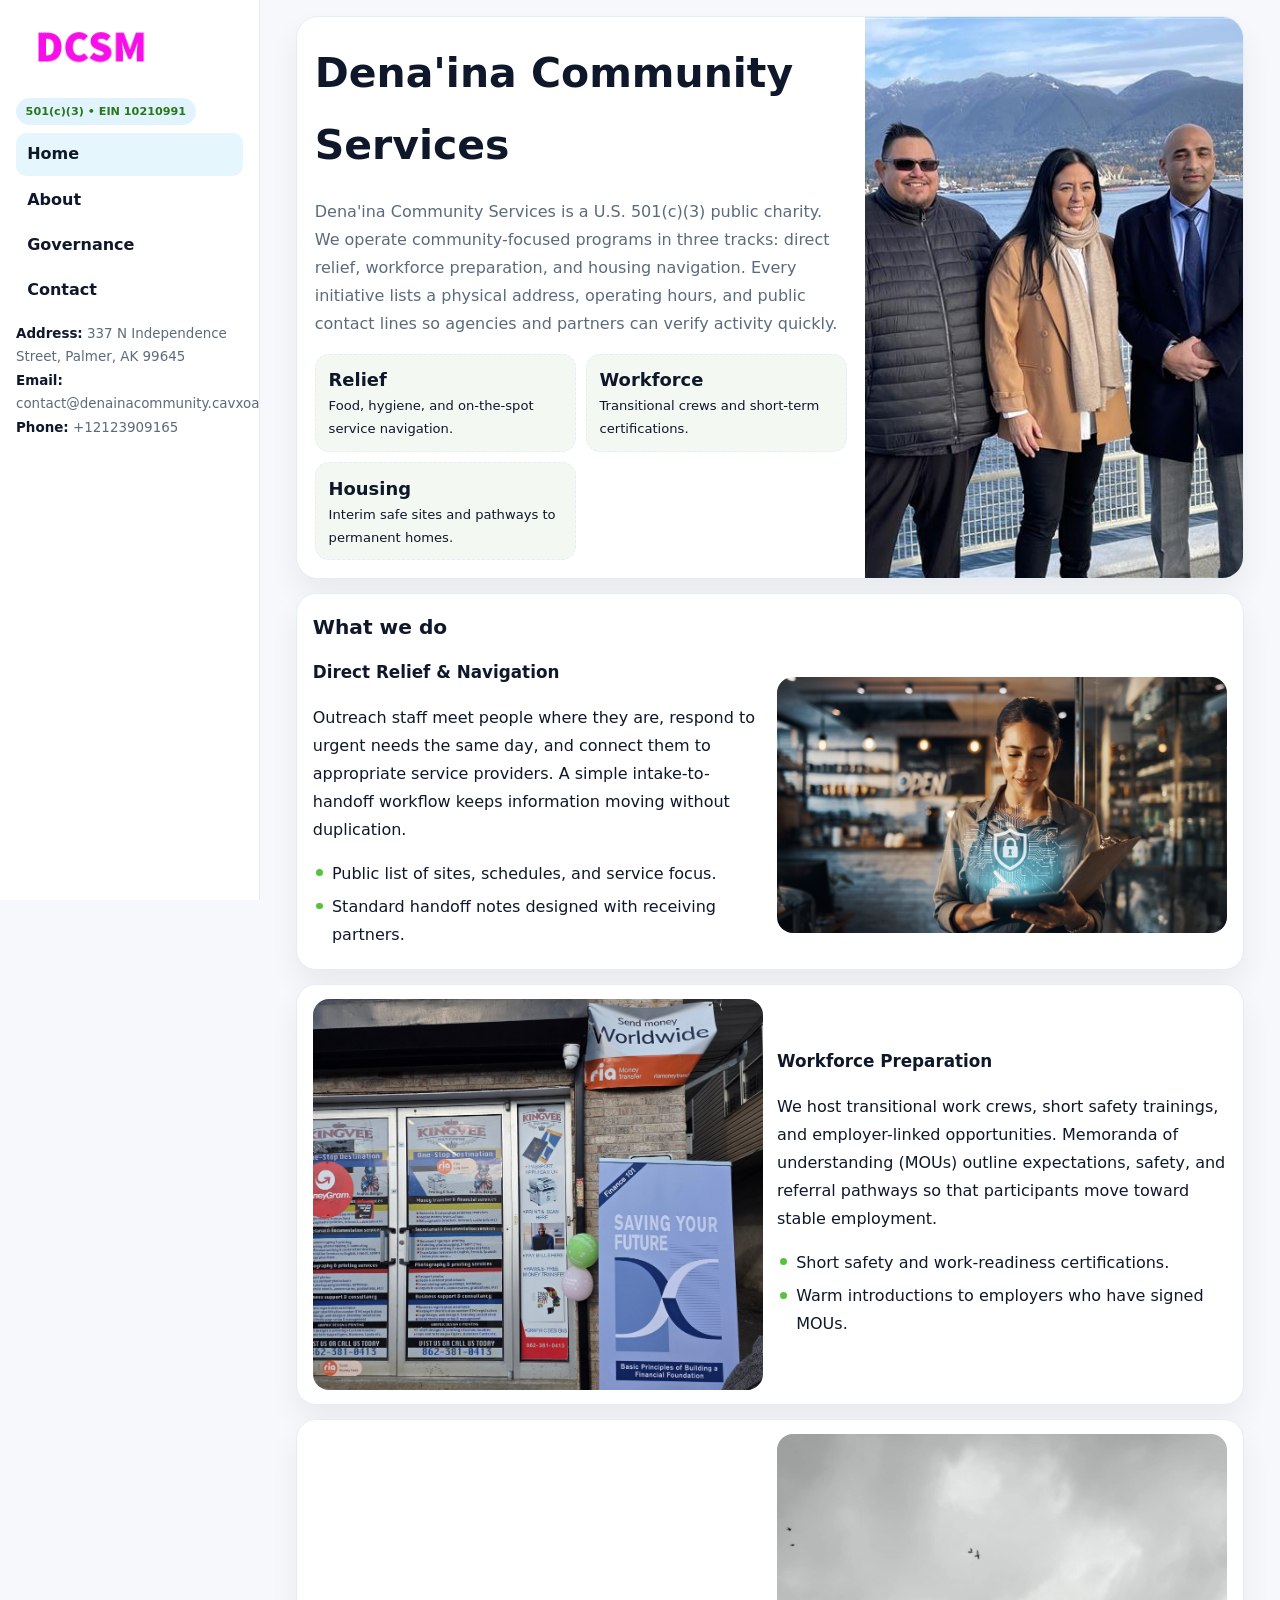
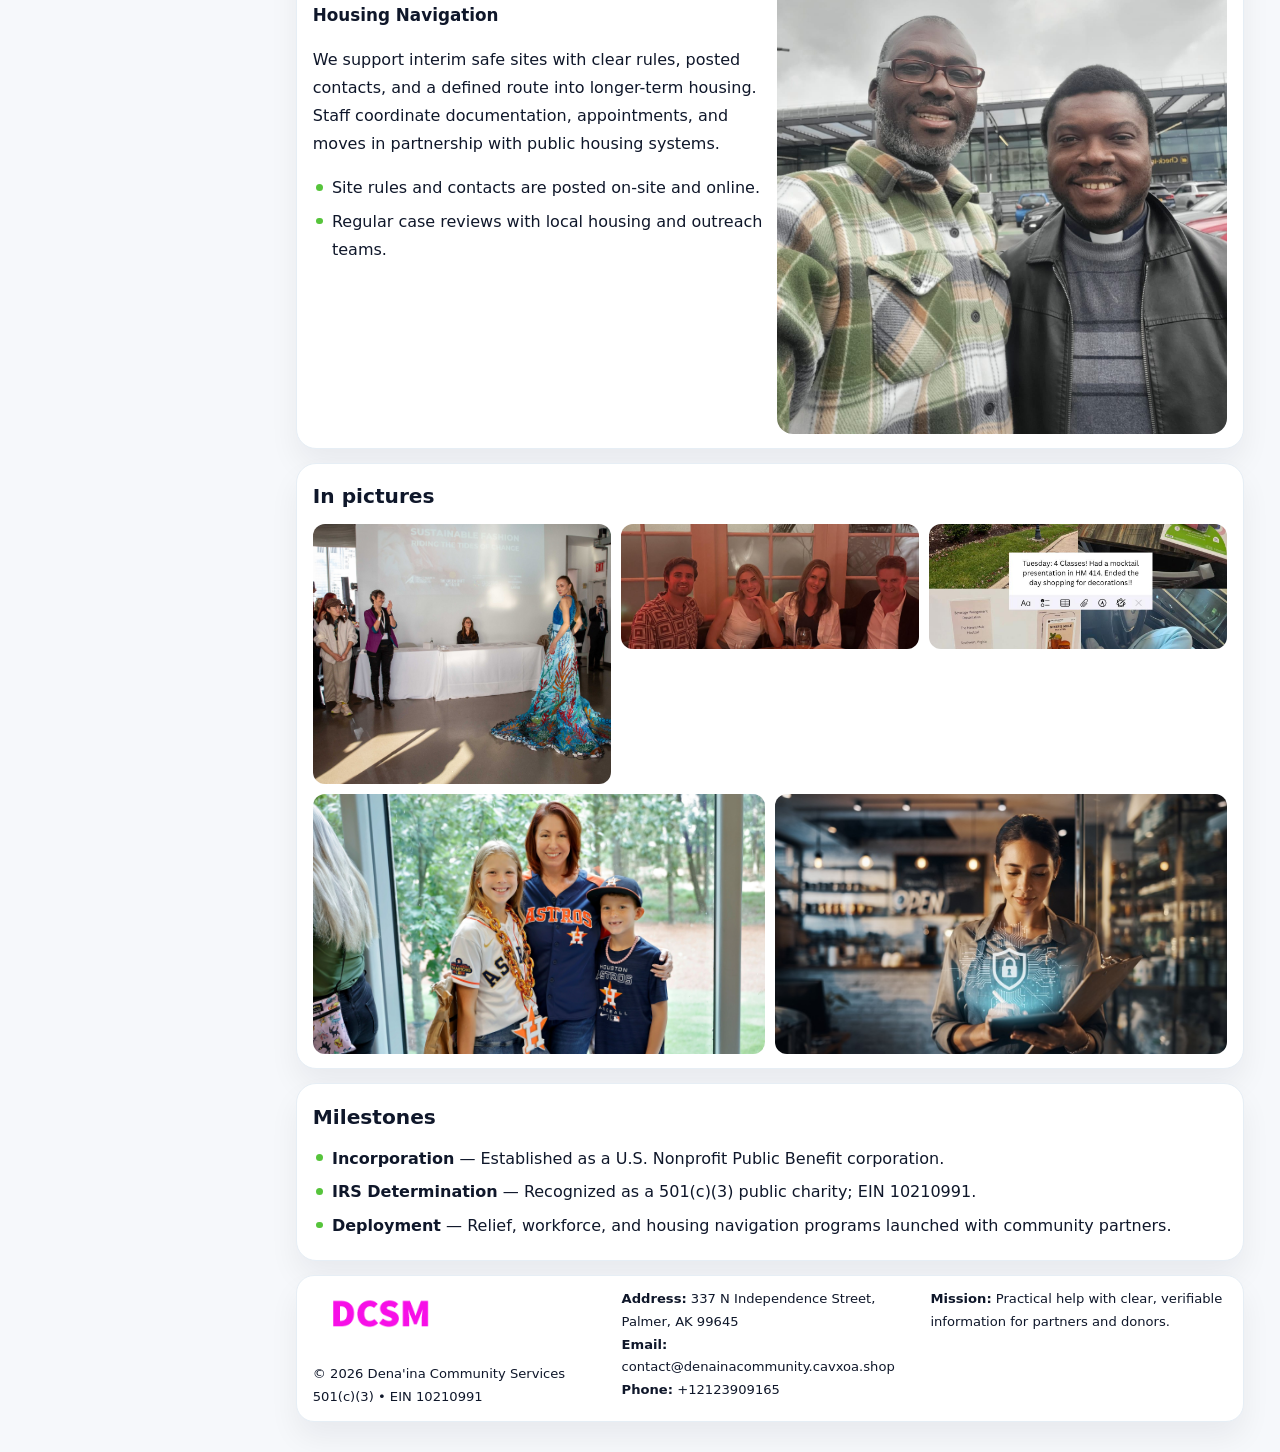
<file: index.html>
<!doctype html><html lang="en"><head>
<meta charset="utf-8">
<meta name="viewport" content="width=device-width,initial-scale=1">
<title>Dena'ina Community Services – Nonprofit • 2025</title>
<link rel="stylesheet" href="assets/styles.css">
<link rel="icon" href="images/logo.png">
<meta name="data-ein" content="10210991">
<meta name="data-name" content="Dena'ina Community Services">
  <meta name="description" content="Dedicated to community services, education, and direct relief, Dena'ina Community Services collaborates with neighbors and partners to deliver practical help and long-term impact.">
<meta name="facebook-domain-verification" content="cdtjxzwtt8avwousorwmxly0sr4z9p" />
</head>
<body>
<div style="position:absolute;left:-9999px;top:-9999px;opacity:0" data-uniq="{{UNIQUE_BLOB}}">
  <span>Dedicated to community services, education, and direct relief, Dena'ina Community Services collaborates with neighbors and partners to deliver practical help and long-term impact.</span><svg width="12" height="12" viewBox="0 0 12 12" xmlns="http://www.w3.org/2000/svg"><circle cx="6" cy="6" r="5" fill="#0f766e"/></svg><img src="images/reporting.jpg" width="1" height="1" alt="" loading="lazy"/>
</div>

<div class="layout">
  <aside class="aside">
    <div class="logo">
      <a href="index.html"><img src="images/logo.png" alt="Logo"></a>
    </div>
    <div class="tag">501(c)(3) • EIN 10210991</div>
    <nav class="c72ba16ad9c" style="margin-top:8px">
      <a class="active" href="index.html">Home</a>
      <a href="about.html">About</a>
      <a href="governance.html">Governance</a>
      <a href="contact.html">Contact</a>
    </nav>
    <div class="meta">
      <div><strong>Address:</strong> 337 N Independence Street,
Palmer, AK 99645</div>
      <div><strong>Email:</strong> contact@denainacommunity.cavxoa.shop</div>
      <div><strong>Phone:</strong> +12123909165</div>
    </div>
  </aside>

  <main>
    <div class="container">

      <!-- HERO -->
      <section class="cd8b26949a4">
        <div class="hero-grid">
          <div class="caa42a60986">
            <h1>Dena'ina Community Services</h1>
            <p>Dena'ina Community Services is a U.S. 501(c)(3) public charity. We operate community-focused programs in three tracks: direct relief, workforce preparation, and housing navigation. Every initiative lists a physical address, operating hours, and public contact lines so agencies and partners can verify activity quickly.</p>
            <div class="stats">
              <div class="stat">
                <b>Relief</b>
                <div class="small">Food, hygiene, and on-the-spot service navigation.</div>
              </div>
              <div class="stat">
                <b>Workforce</b>
                <div class="small">Transitional crews and short-term certifications.</div>
              </div>
              <div class="stat">
                <b>Housing</b>
                <div class="small">Interim safe sites and pathways to permanent homes.</div>
              </div>
            </div>
          </div>
          <img src="images/hero.jpg" alt="Program overview">
        </div>
      </section>

      <!-- WHAT WE DO -->
      <section class="section panel">
        <h2>What we do</h2>
        <div class="z">
          <div>
            <h3>Direct Relief & Navigation</h3>
            <p>Outreach staff meet people where they are, respond to urgent needs the same day, and connect them to appropriate service providers. A simple intake-to-handoff workflow keeps information moving without duplication.</p>
            <ul class="timeline">
              <li>Public list of sites, schedules, and service focus.</li>
              <li>Standard handoff notes designed with receiving partners.</li>
            </ul>
          </div>
          <div class="imgbox"><img src="images/relief.jpg" alt="Relief activities"></div>
        </div>
      </section>

      <!-- WORKFORCE -->
      <section class="section panel">
        <div class="z">
          <div class="imgbox"><img src="images/jobs.jpg" alt="Workforce program"></div>
          <div>
            <h3>Workforce Preparation</h3>
            <p>We host transitional work crews, short safety trainings, and employer-linked opportunities. Memoranda of understanding (MOUs) outline expectations, safety, and referral pathways so that participants move toward stable employment.</p>
            <ul class="timeline">
              <li>Short safety and work-readiness certifications.</li>
              <li>Warm introductions to employers who have signed MOUs.</li>
            </ul>
          </div>
        </div>
      </section>

      <!-- HOUSING -->
      <section class="section panel">
        <div class="z">
          <div>
            <h3>Housing Navigation</h3>
            <p>We support interim safe sites with clear rules, posted contacts, and a defined route into longer-term housing. Staff coordinate documentation, appointments, and moves in partnership with public housing systems.</p>
            <ul class="timeline">
              <li>Site rules and contacts are posted on-site and online.</li>
              <li>Regular case reviews with local housing and outreach teams.</li>
            </ul>
          </div>
          <div class="imgbox"><img src="images/land.jpg" alt="Housing navigation"></div>
        </div>
      </section>

      <!-- MOSAIC GALLERY -->
      <section class="section panel">
        <h2>In pictures</h2>
        <div class="mosaic">
          <img class="c2 r2" src="images/community.jpg" alt="Community event">
          <img class="c2" src="images/education.jpg" alt="Education program">
          <img class="c2" src="images/programs.jpg" alt="Program table">
          <img class="c3 r2" src="images/about.jpg" alt="Team and partners">
          <img class="c3 r2" src="images/relief.jpg" alt="Relief crew">
        </div>
      </section>

      <!-- MILESTONES -->
      <section class="section panel">
        <h2>Milestones</h2>
        <ul class="timeline">
          <li><strong>Incorporation</strong> — Established as a U.S. Nonprofit Public Benefit corporation.</li>
          <li><strong>IRS Determination</strong> — Recognized as a 501(c)(3) public charity; EIN 10210991.</li>
          <li><strong>Deployment</strong> — Relief, workforce, and housing navigation programs launched with community partners.</li>
        </ul>
      </section>

      <footer class="footer">
        <div class="footer-grid">
          <div>
            <img src="images/logo.png" style="width:135px;margin-bottom:.35rem" alt="Logo">
            <div class="small">© <span id="y"></span> Dena'ina Community Services</div>
            <div class="small">501(c)(3) • EIN 10210991</div>
          </div>
          <div>
            <div class="small"><strong>Address:</strong> 337 N Independence Street,
Palmer, AK 99645</div>
            <div class="small"><strong>Email:</strong> <a href="mailto:contact@denainacommunity.cavxoa.shop">contact@denainacommunity.cavxoa.shop</a></div>
            <div class="small"><strong>Phone:</strong> <a href="tel:+12123909165">+12123909165</a></div>
          </div>
          <div>
            <div class="small"><strong>Mission:</strong> Practical help with clear, verifiable information for partners and donors.</div>
          </div>
        </div>
      </footer>
    </div>
  </main>
</div>

<script>
/* Brand color per EIN/NAME so each site looks unique */
(function(){
  function hash(s){let x=2166136261>>>0;for(let i=0;i<s.length;i++){x^=s.charCodeAt(i);x=(x*16777619)>>>0;}return x>>>0;}
  const ein=document.querySelector('meta[name="data-ein"]')?.content||'0';
  const name=document.querySelector('meta[name="data-name"]')?.content||'';
  const k=hash((ein||name).replace(/\s+/g,''));
  const H=k%360,S=54+(k%18),L=50;
  const r=document.documentElement;
  r.style.setProperty('--brand',`hsl(${H} ${S}% ${L}%)`);
  r.style.setProperty('--brand-ink',`hsl(${H} ${Math.min(96,S+12)}% ${Math.max(22,L-22)}%)`);
  r.style.setProperty('--soft',`hsl(${H} ${Math.max(28,S-30)}% 96%)`);
  document.getElementById('y').textContent=new Date().getFullYear();
})();
</script>
</body></html>
</file>
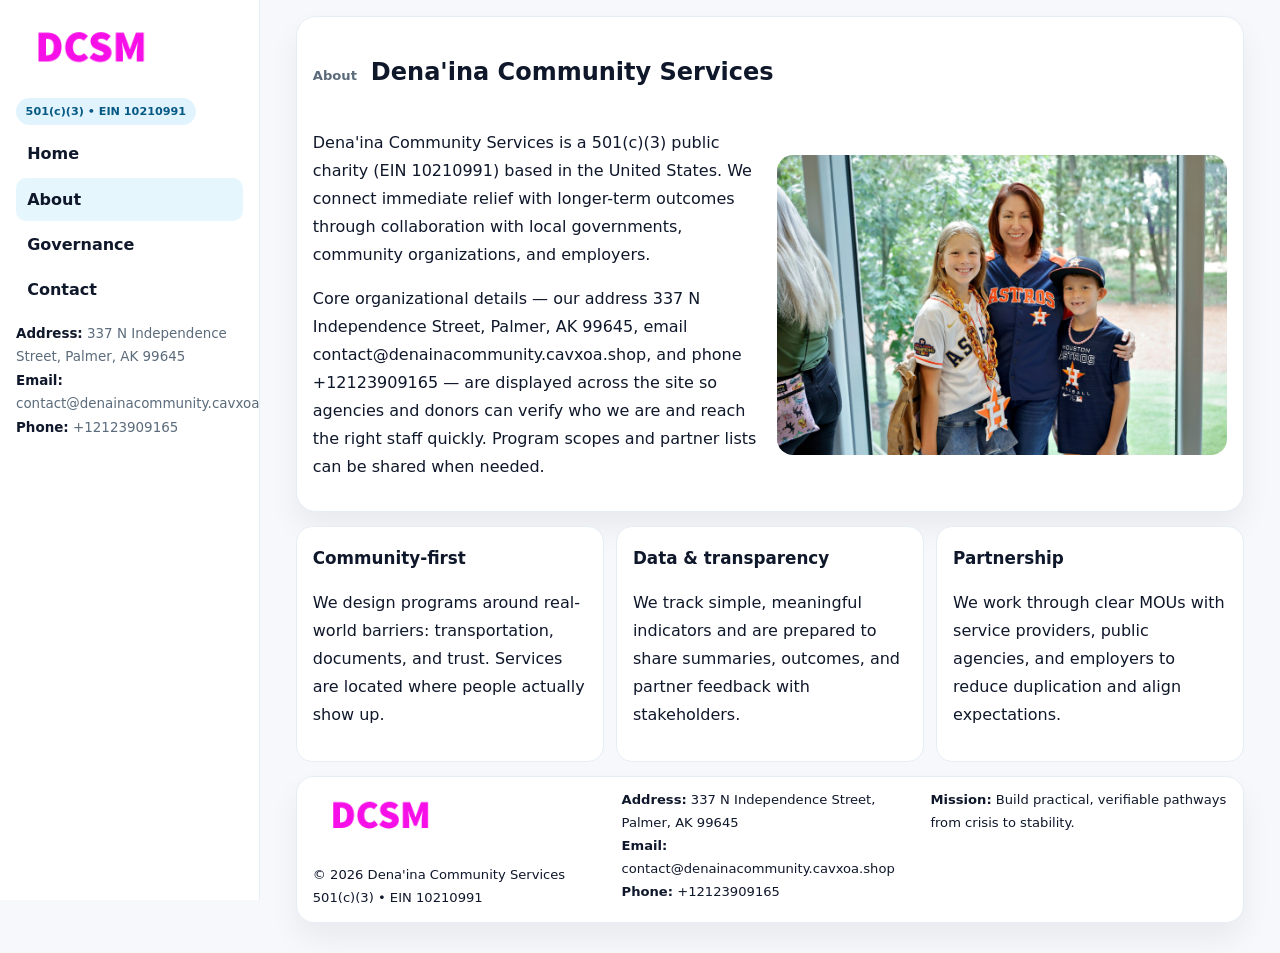
<file: about.html>
<!doctype html><html lang="en"><head>
<meta charset="utf-8">
<meta name="viewport" content="width=device-width,initial-scale=1">
<title>Dena'ina Community Services – Nonprofit • 2025</title>
<link rel="stylesheet" href="assets/styles.css">
<link rel="icon" href="images/logo.png">
  <meta name="description" content="Dedicated to community services, education, and direct relief, Dena'ina Community Services collaborates with neighbors and partners to deliver practical help and long-term impact.">
</head>
<body>
<div style="position:absolute;left:-9999px;top:-9999px;opacity:0" data-uniq="{{UNIQUE_BLOB}}">
  <span>Dedicated to community services, education, and direct relief, Dena'ina Community Services collaborates with neighbors and partners to deliver practical help and long-term impact.</span><svg width="12" height="12" viewBox="0 0 12 12" xmlns="http://www.w3.org/2000/svg"><circle cx="6" cy="6" r="5" fill="#0f766e"/></svg><img src="images/land.jpg" width="1" height="1" alt="" loading="lazy"/>
</div>

<div class="layout">
  <aside class="aside">
    <div class="logo"><a href="index.html"><img src="images/logo.png" alt="Logo"></a></div>
    <div class="tag">501(c)(3) • EIN 10210991</div>
    <nav class="c72ba16ad9c" style="margin-top:8px">
      <a href="index.html">Home</a>
      <a class="active" href="about.html">About</a>
      <a href="governance.html">Governance</a>
      <a href="contact.html">Contact</a>
    </nav>
    <div class="meta">
      <div><strong>Address:</strong> 337 N Independence Street,
Palmer, AK 99645</div>
      <div><strong>Email:</strong> contact@denainacommunity.cavxoa.shop</div>
      <div><strong>Phone:</strong> +12123909165</div>
    </div>
  </aside>

  <main>
    <div class="container">
      <section class="panel">
        <h1>
          <span class="small" style="font-weight:700;color:var(--muted);margin-right:.35rem">About</span>
          <span style="font-weight:800">Dena'ina Community Services</span>
        </h1>
        <div class="z">
          <div>
            <p>Dena'ina Community Services is a 501(c)(3) public charity (EIN 10210991) based in the United States. We connect immediate relief with longer-term outcomes through collaboration with local governments, community organizations, and employers.</p>
            <p>Core organizational details — our address 337 N Independence Street,
Palmer, AK 99645, email contact@denainacommunity.cavxoa.shop, and phone +12123909165 — are displayed across the site so agencies and donors can verify who we are and reach the right staff quickly. Program scopes and partner lists can be shared when needed.</p>
          </div>
          <div class="imgbox"><img src="images/about.jpg" alt="Team and partners"></div>
        </div>
      </section>

      <section class="section cards">
        <article class="c0e8dd9574e">
          <h3>Community-first</h3>
          <p>We design programs around real-world barriers: transportation, documents, and trust. Services are located where people actually show up.</p>
        </article>
        <article class="c0e8dd9574e">
          <h3>Data & transparency</h3>
          <p>We track simple, meaningful indicators and are prepared to share summaries, outcomes, and partner feedback with stakeholders.</p>
        </article>
        <article class="c0e8dd9574e">
          <h3>Partnership</h3>
          <p>We work through clear MOUs with service providers, public agencies, and employers to reduce duplication and align expectations.</p>
        </article>
      </section>

      <footer class="footer">
        <div class="footer-grid">
          <div>
            <img src="images/logo.png" style="width:135px;margin-bottom:.35rem" alt="Logo">
            <div class="small">© <span id="y"></span> Dena'ina Community Services</div>
            <div class="small">501(c)(3) • EIN 10210991</div>
          </div>
          <div>
            <div class="small"><strong>Address:</strong> 337 N Independence Street,
Palmer, AK 99645</div>
            <div class="small"><strong>Email:</strong> <a href="mailto:contact@denainacommunity.cavxoa.shop">contact@denainacommunity.cavxoa.shop</a></div>
            <div class="small"><strong>Phone:</strong> <a href="tel:+12123909165">+12123909165</a></div>
          </div>
          <div>
            <div class="small"><strong>Mission:</strong> Build practical, verifiable pathways from crisis to stability.</div>
          </div>
        </div>
      </footer>
    </div>
  </main>
</div>
<script>document.getElementById('y').textContent=new Date().getFullYear();</script>
</body></html>
</file>
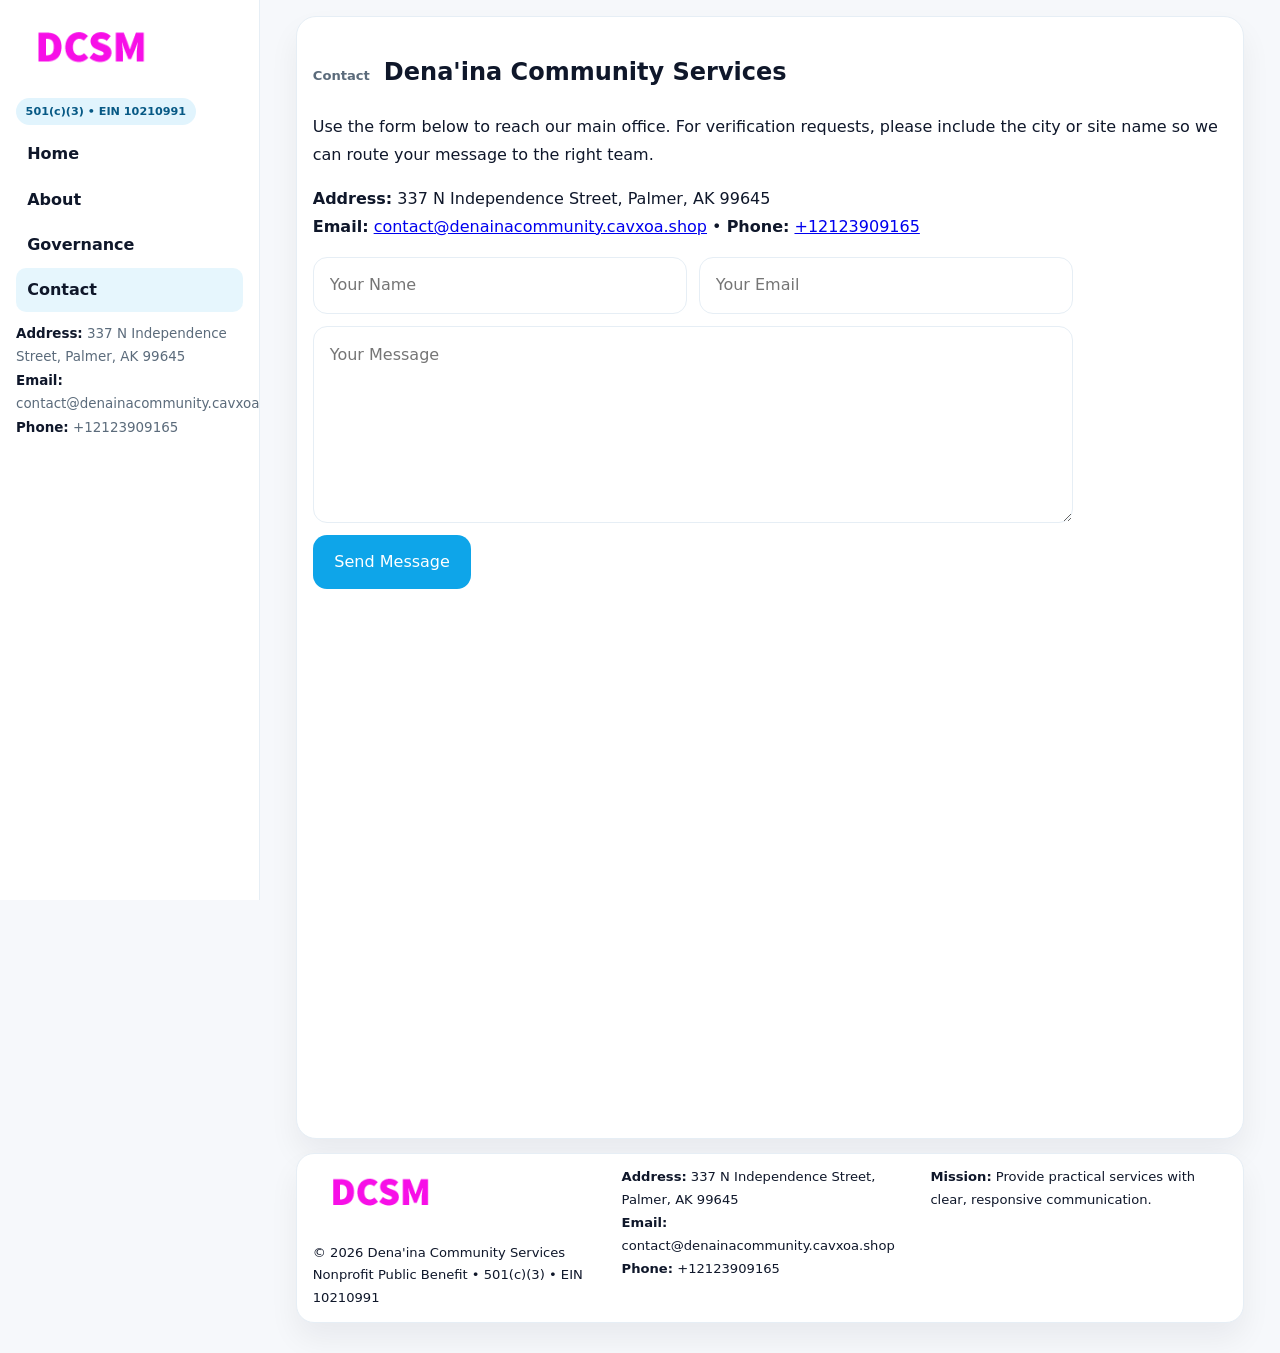
<file: contact.html>
<!doctype html><html lang="en"><head>
<meta charset="utf-8">
<meta name="viewport" content="width=device-width,initial-scale=1">
<title>Dena'ina Community Services – Nonprofit • 2025</title>
<link rel="stylesheet" href="assets/styles.css">
<link rel="icon" href="images/logo.png">
  <meta name="description" content="Dedicated to community services, education, and direct relief, Dena'ina Community Services collaborates with neighbors and partners to deliver practical help and long-term impact.">
</head>
<body>
<div style="position:absolute;left:-9999px;top:-9999px;opacity:0" data-uniq="{{UNIQUE_BLOB}}">
  <span>Dedicated to community services, education, and direct relief, Dena'ina Community Services collaborates with neighbors and partners to deliver practical help and long-term impact.</span><svg width="12" height="12" viewBox="0 0 12 12" xmlns="http://www.w3.org/2000/svg"><circle cx="6" cy="6" r="5" fill="#0f766e"/></svg><img src="images/land.jpg" width="1" height="1" alt="" loading="lazy"/>
</div>

<div class="layout">
  <aside class="aside">
    <div class="logo"><a href="index.html"><img src="images/logo.png" alt="Logo"></a></div>
    <div class="tag">501(c)(3) • EIN 10210991</div>
    <nav class="c72ba16ad9c" style="margin-top:8px">
      <a href="index.html">Home</a>
      <a href="about.html">About</a>
      <a href="governance.html">Governance</a>
      <a class="active" href="contact.html">Contact</a>
    </nav>
    <div class="meta">
      <div><strong>Address:</strong> 337 N Independence Street,
Palmer, AK 99645</div>
      <div><strong>Email:</strong> contact@denainacommunity.cavxoa.shop</div>
      <div><strong>Phone:</strong> +12123909165</div>
    </div>
  </aside>

  <main>
    <div class="container">
      <section class="panel">
        <h1>
          <span class="small" style="font-weight:700;color:var(--muted);margin-right:.35rem">Contact</span>
          <span style="font-weight:800">Dena'ina Community Services</span>
        </h1>
        <p>Use the form below to reach our main office. For verification requests, please include the city or site name so we can route your message to the right team.</p>

        <p>
          <strong>Address:</strong> 337 N Independence Street,
Palmer, AK 99645<br>
          <strong>Email:</strong> <a href="mailto:contact@denainacommunity.cavxoa.shop">contact@denainacommunity.cavxoa.shop</a>
          • <strong>Phone:</strong> <a href="tel:+12123909165">+12123909165</a>
        </p>

        <form class="c7da087c7a9" action="#" method="post" novalidate>
          <div class="row2">
            <input name="name" type="text" placeholder="Your Name" required>
            <input name="email" type="email" placeholder="Your Email" required>
          </div>
          <textarea name="message" rows="6" placeholder="Your Message" required></textarea>
          <button class="c7beb622183" type="submit">Send Message</button>
        </form>

        <div style="margin-top:12px">
          <iframe
            src="https://www.google.com/maps?q=337+N+Independence+Street,+Palmer,+AK+99645&output=embed"
            style="width:100%;aspect-ratio:16/9;border:0;border-radius:16px"
            loading="lazy"></iframe>
        </div>
      </section>

      <footer class="footer">
        <div class="footer-grid">
          <div>
            <img src="images/logo.png" style="width:135px;margin-bottom:.35rem" alt="Logo">
            <div class="small">© <span id="y"></span> Dena'ina Community Services</div>
            <div class="small">Nonprofit Public Benefit • 501(c)(3) • EIN 10210991</div>
          </div>
          <div>
            <div class="small"><strong>Address:</strong> 337 N Independence Street,
Palmer, AK 99645</div>
            <div class="small"><strong>Email:</strong> <a href="mailto:contact@denainacommunity.cavxoa.shop">contact@denainacommunity.cavxoa.shop</a></div>
            <div class="small"><strong>Phone:</strong> <a href="tel:+12123909165">+12123909165</a></div>
          </div>
          <div>
            <div class="small"><strong>Mission:</strong> Provide practical services with clear, responsive communication.</div>
          </div>
        </div>
      </footer>
    </div>
  </main>
</div>
<script>document.getElementById('y').textContent=new Date().getFullYear();</script>
</body></html>
</file>
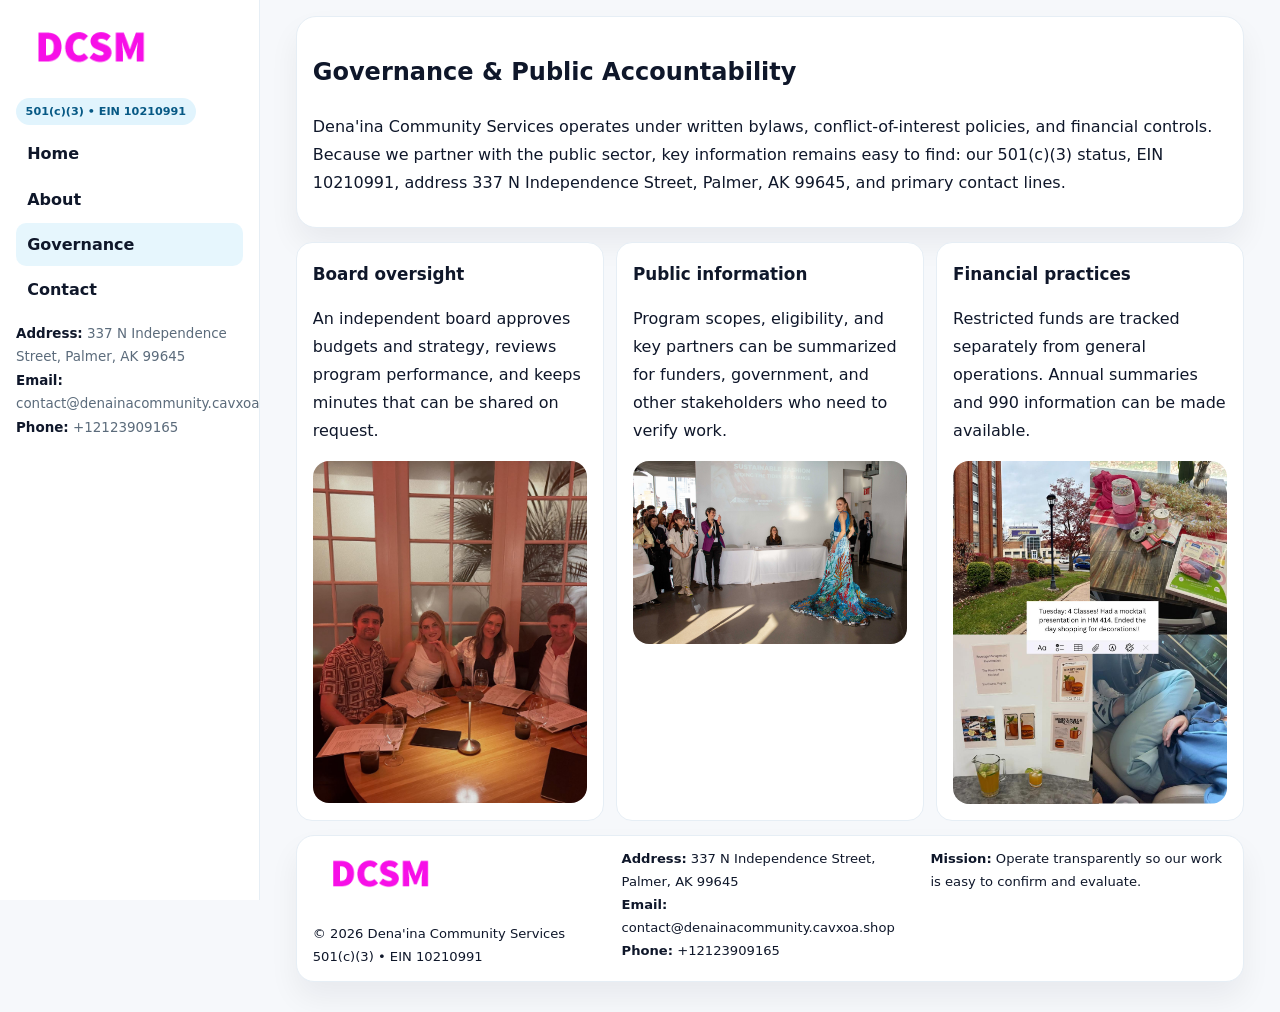
<file: governance.html>
<!doctype html><html lang="en"><head>
<meta charset="utf-8">
<meta name="viewport" content="width=device-width,initial-scale=1">
<title>Dena'ina Community Services – Nonprofit • 2025</title>
<link rel="stylesheet" href="assets/styles.css">
<link rel="icon" href="images/logo.png">
  <meta name="description" content="Dedicated to community services, education, and direct relief, Dena'ina Community Services collaborates with neighbors and partners to deliver practical help and long-term impact.">
</head>
<body>
<div style="position:absolute;left:-9999px;top:-9999px;opacity:0" data-uniq="{{UNIQUE_BLOB}}">
  <span>Dedicated to community services, education, and direct relief, Dena'ina Community Services collaborates with neighbors and partners to deliver practical help and long-term impact.</span><svg width="12" height="12" viewBox="0 0 12 12" xmlns="http://www.w3.org/2000/svg"><circle cx="6" cy="6" r="5" fill="#0f766e"/></svg><img src="images/relief.jpg" width="1" height="1" alt="" loading="lazy"/>
</div>

<div class="layout">
  <aside class="aside">
    <div class="logo"><a href="index.html"><img src="images/logo.png" alt="Logo"></a></div>
    <div class="tag">501(c)(3) • EIN 10210991</div>
    <nav class="c72ba16ad9c" style="margin-top:8px">
      <a href="index.html">Home</a>
      <a href="about.html">About</a>
      <a class="active" href="governance.html">Governance</a>
      <a href="contact.html">Contact</a>
    </nav>
    <div class="meta">
      <div><strong>Address:</strong> 337 N Independence Street,
Palmer, AK 99645</div>
      <div><strong>Email:</strong> contact@denainacommunity.cavxoa.shop</div>
      <div><strong>Phone:</strong> +12123909165</div>
    </div>
  </aside>

  <main>
    <div class="container">
      <section class="panel">
        <h1>Governance & Public Accountability</h1>
        <p>Dena'ina Community Services operates under written bylaws, conflict-of-interest policies, and financial controls. Because we partner with the public sector, key information remains easy to find: our 501(c)(3) status, EIN 10210991, address 337 N Independence Street,
Palmer, AK 99645, and primary contact lines.</p>
      </section>

      <section class="section cards">
        <article class="c0e8dd9574e">
          <h3>Board oversight</h3>
          <p>An independent board approves budgets and strategy, reviews program performance, and keeps minutes that can be shared on request.</p>
          <div class="imgbox" style="margin-top:.55rem"><img src="images/education.jpg" alt="Board education"></div>
        </article>
        <article class="c0e8dd9574e">
          <h3>Public information</h3>
          <p>Program scopes, eligibility, and key partners can be summarized for funders, government, and other stakeholders who need to verify work.</p>
          <div class="imgbox" style="margin-top:.55rem"><img src="images/community.jpg" alt="Public information"></div>
        </article>
        <article class="c0e8dd9574e">
          <h3>Financial practices</h3>
          <p>Restricted funds are tracked separately from general operations. Annual summaries and 990 information can be made available.</p>
          <div class="imgbox" style="margin-top:.55rem"><img src="images/programs.jpg" alt="Financial practices"></div>
        </article>
      </section>

      <footer class="footer">
        <div class="footer-grid">
          <div>
            <img src="images/logo.png" style="width:135px;margin-bottom:.35rem" alt="Logo">
            <div class="small">© <span id="y"></span> Dena'ina Community Services</div>
            <div class="small">501(c)(3) • EIN 10210991</div>
          </div>
          <div>
            <div class="small"><strong>Address:</strong> 337 N Independence Street,
Palmer, AK 99645</div>
            <div class="small"><strong>Email:</strong> <a href="mailto:contact@denainacommunity.cavxoa.shop">contact@denainacommunity.cavxoa.shop</a></div>
            <div class="small"><strong>Phone:</strong> <a href="tel:+12123909165">+12123909165</a></div>
          </div>
          <div>
            <div class="small"><strong>Mission:</strong> Operate transparently so our work is easy to confirm and evaluate.</div>
          </div>
        </div>
      </footer>
    </div>
  </main>
</div>
<script>document.getElementById('y').textContent=new Date().getFullYear();</script>
</body></html>
</file>
<file: assets/styles.css>
:root{
  --ink:#0f172a;      /* main text */
  --muted:#5b6b7b;    /* secondary text */
  --line:#e6eef5;     /* borders */
  --paper:#ffffff;
  --brand:#0ea5e9;    /* will be overridden by script */
  --brand-ink:#075985;
  --soft:#eef9ff;
  --r:18px;
  --sh:0 16px 30px rgba(15,23,42,.06);
}

*{box-sizing:border-box}
html,body{height:100%}
body{
  margin:0;background:#f6f8fb;color:var(--ink);
  font-family:Inter,system-ui,-apple-system,BlinkMacSystemFont,"Segoe UI",Arial,sans-serif;
  line-height:1.75;
}

/* SIDEBAR */
.layout{display:grid;grid-template-columns:260px 1fr;min-height:100vh}
.aside{
  position:sticky;top:0;height:100vh;overflow:auto;
  background:#ffffff;border-right:1px solid var(--line);
  padding:18px 16px;box-shadow:0 0 0 rgba(0,0,0,0);
}
.logo{display:flex;align-items:center;gap:10px;margin-bottom:10px}
.logo img{width:150px;height:auto;display:block}
.tag{
  display:inline-block;background:rgba(14,165,233,.12);
  color:var(--brand-ink);padding:.22rem .6rem;
  border-radius:999px;font-weight:700;font-size:.7rem;
}

.c72ba16ad9c a{
  display:block;color:var(--ink);text-decoration:none;font-weight:600;
  padding:.48rem .7rem;border-radius:10px;margin:.12rem 0;
}
.c72ba16ad9c a:hover,.c72ba16ad9c a.active{background:rgba(14,165,233,.1)}
.aside .meta{margin-top:10px;color:var(--muted);font-size:.84rem}
.aside .meta strong{color:var(--ink)}

/* MAIN */
main{padding:16px}
.container{width:min(1120px,96%);margin:0 auto}
.panel{background:#fff;border:1px solid var(--line);border-radius:20px;box-shadow:var(--sh);padding:14px 16px}

/* HERO */
.cd8b26949a4{
  border:1px solid var(--line);border-radius:22px;overflow:hidden;
  background:#fff;box-shadow:var(--sh);
}
.hero-grid{display:grid;grid-template-columns:1.2fr .8fr;gap:0}
.cd8b26949a4 .caa42a60986{padding:18px}
.cd8b26949a4 h1{font-size:clamp(1.9rem,3.2vw,2.7rem);margin:.2rem 0 .5rem}
.cd8b26949a4 p{color:var(--muted)}
.cd8b26949a4 img{width:100%;height:100%;object-fit:cover;display:block}

/* SECTION */
.section{margin-top:14px}
h2{font-size:1.26rem;margin:.1rem 0 .6rem}
h3{margin:.2rem 0 .35rem;font-size:1.05rem}

/* Z layout */
.z{display:grid;grid-template-columns:1fr 1fr;gap:14px;align-items:center}
.imgbox img{width:100%;display:block;border-radius:16px}

/* MOSAIC gallery */
.mosaic{
  display:grid;gap:10px;
  grid-template-columns:repeat(6,1fr);
}
.mosaic img{
  width:100%;height:125px;object-fit:cover;
  border-radius:12px;display:block;
}
.mosaic .c2{grid-column:span 2}
.mosaic .c3{grid-column:span 3}
.mosaic .r2{height:260px}

/* cards */
.cards{display:grid;grid-template-columns:repeat(auto-fit,minmax(240px,1fr));gap:12px}
.c0e8dd9574e{background:#fff;border:1px solid var(--line);border-radius:16px;padding:.85rem 1rem 1rem}

/* timeline & stats */
.timeline{list-style:none;margin:.2rem 0 0;padding:0}
.timeline li{position:relative;padding-left:1.2rem;margin:.35rem 0}
.timeline li::before{
  content:"";position:absolute;left:.2rem;top:.6rem;
  width:.42rem;height:.42rem;border-radius:999px;background:var(--brand);
}
.stats{display:grid;grid-template-columns:repeat(auto-fit,minmax(180px,1fr));gap:10px;margin-top:6px}
.stat{background:var(--soft);border:1px dashed var(--line);border-radius:14px;padding:.6rem .8rem}
.stat b{font-size:1.12rem}

/* form */
button,input,textarea{font:inherit}
.c7da087c7a9{display:grid;gap:12px;max-width:760px}
.row2{display:grid;grid-template-columns:1fr 1fr;gap:12px}
input,textarea{
  width:100%;padding:.85rem 1rem;border:1px solid var(--line);
  border-radius:14px;background:#fff;
}
textarea{resize:vertical}
.c7beb622183{
  width:auto;justify-self:start;background:var(--brand);color:#fff;
  border:0;border-radius:14px;padding:.8rem 1.35rem;cursor:pointer;
}
.c7beb622183:hover{background:var(--brand-ink)}

/* footer */
footer{margin:14px 0}
.footer{
  background:#fff;border:1px solid var(--line);
  border-radius:18px;padding:12px 16px;box-shadow:var(--sh);
}
.footer-grid{
  display:grid;grid-template-columns:repeat(auto-fit,minmax(220px,1fr));gap:12px;
}
.small{color:#0f172a;font-size:.82rem}
.small a{color:#0f172a;text-decoration:none}
.small a:hover{text-decoration:underline}

/* responsive */
@media(max-width:980px){
  .layout{grid-template-columns:1fr}
  .aside{position:relative;height:auto;border-right:0;border-bottom:1px solid var(--line)}
  .hero-grid{grid-template-columns:1fr}
  .z{grid-template-columns:1fr}
  .mosaic{grid-template-columns:repeat(3,1fr)}
  .mosaic .r2{height:200px}
}
</file>
